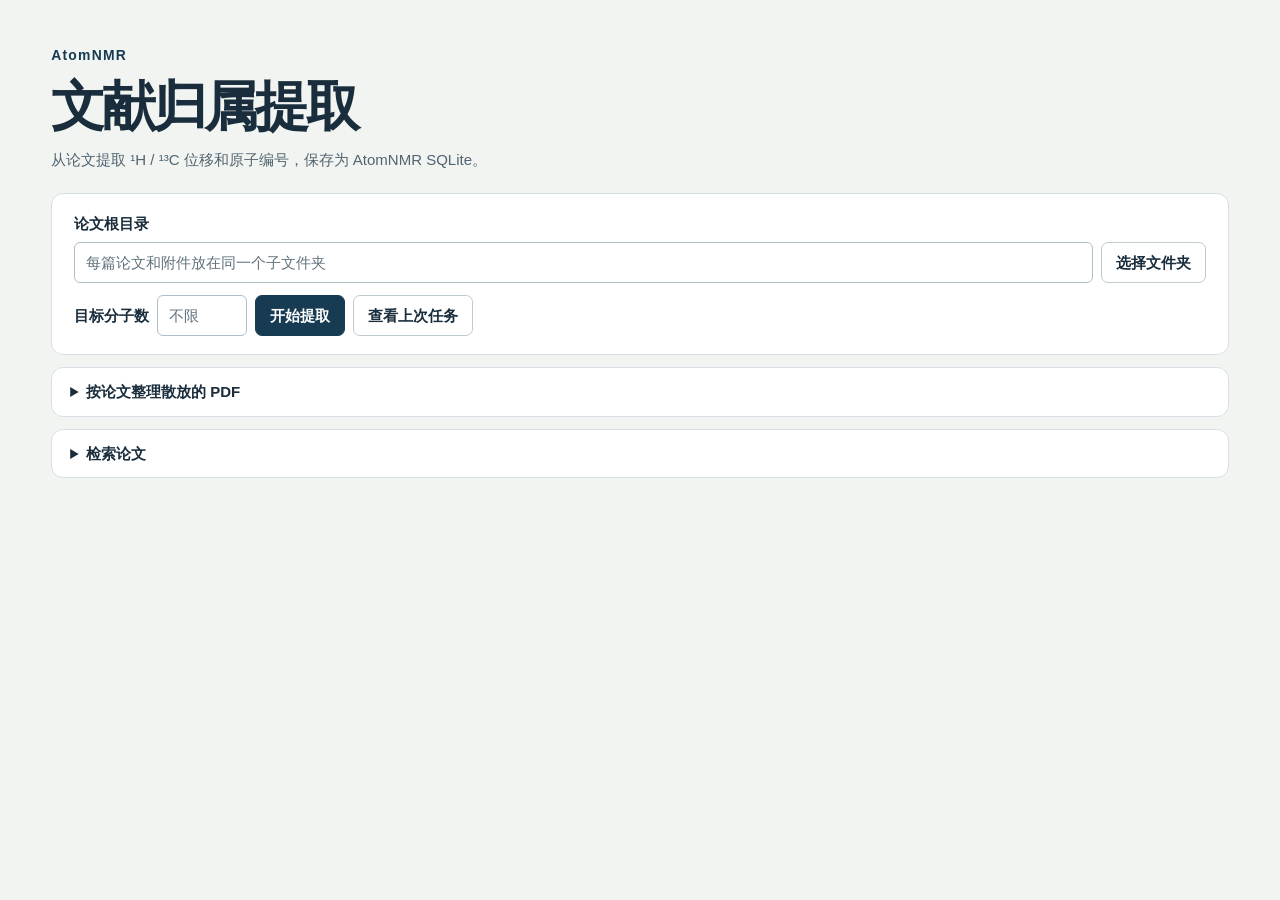
<file: literature_extractor/static/index.html>
<!doctype html>
<html lang="zh-CN">
<head>
  <meta charset="utf-8">
  <meta name="viewport" content="width=device-width, initial-scale=1">
  <title>AtomNMR 文献提取</title>
  <link rel="stylesheet" href="style.css">
  <script src="app.js" defer></script>
</head>
<body>
  <main>
    <header class="masthead"><div class="wordmark">AtomNMR</div><nav id="main-nav" hidden aria-label="AtomNMR 导航"><a href="/">标注主页</a> · <a href="/statistics.html#literatureTitle">文献提取统计</a></nav><h1>文献归属提取</h1><p id="intro">从论文提取 ¹H / ¹³C 位移和原子编号，保存为 AtomNMR SQLite。</p></header>
    <form id="extract" class="panel intake">
      <label for="folder">论文根目录</label>
      <div class="folder-controls"><input id="folder" name="folder" required autocomplete="off" placeholder="每篇论文和附件放在同一个子文件夹"><button id="choose" type="button">选择文件夹</button></div>
      <div class="queue-actions"><label for="limit">目标分子数</label><input id="limit" type="number" min="1" step="1" placeholder="不限"><button class="primary" id="start">开始提取</button><button id="resume" type="button" hidden>继续提取</button><button id="pause" type="button" hidden>暂停</button><button id="latest" type="button">查看上次任务</button></div>
      <div id="progress" class="progress" hidden><progress></progress><span></span></div>
      <p id="notice" class="notice" role="status" aria-live="polite"></p>
    </form>
    <details class="panel workspace-tools" id="grouping">
      <summary>按论文整理散放的 PDF</summary>
      <p>扫描根目录中的 PDF。依据 DOI、题名或文件主名称匹配，再将原文件移动到对应子文件夹。</p>
      <div class="tool-buttons"><button type="button" id="group-preview">预览分组</button><button type="button" id="group-apply" hidden>创建分组文件夹</button></div>
      <p class="notice" id="group-status" role="status"></p><ul class="group-list" id="group-list"></ul>
    </details>
    <details class="panel workspace-tools" id="discovery">
      <summary>检索论文</summary>
      <form id="search-papers">
        <div class="search-fields"><label>分子英文名 <input id="compound-name" maxlength="150" placeholder="例如 Rapamycin，选填"></label><label>每类数量 <input id="search-limit" type="number" min="1" max="20" value="8" required></label></div>
        <div class="search-types"><label><input type="checkbox" value="synthesis" checked> 全合成</label><label><input type="checkbox" value="assignment" checked> 专门归属</label><label><input type="checkbox" value="revision" checked> 归属修订</label><label><input type="checkbox" value="isolation" checked> 分离与结构鉴定</label></div>
        <div class="tool-buttons"><button class="primary" id="search-start">搜索</button><button type="button" id="search-export" hidden>下载检索表 CSV</button></div>
      </form>
      <p class="notice" id="search-status" role="status"></p>
      <div id="search-results" class="table-shell" hidden><table><thead><tr><th>论文与链接</th><th>类别</th><th>筛选依据</th></tr></thead><tbody id="paper-rows"></tbody></table></div>
    </details>
    <section id="results" hidden aria-labelledby="result-title">
      <header class="result-head"><div><h2 id="result-title">提取结果</h2><p id="counts"></p></div><div class="exports"><a id="database" class="button primary" download>下载本批 SQLite</a><a id="report" class="button" download>下载提取报告</a></div></header>
      <p id="destination" class="destination"></p>
      <div id="molecules" class="molecules" role="group" aria-label="归属表"></div>
      <article id="selected" class="panel selected" hidden>
        <header class="selection-heading"><div><h3 id="chemical"></h3><p id="reference"></p></div><div id="sources" class="sources"></div></header>
        <ul id="problems" class="problems" hidden></ul>
        <p id="missing" class="missing" hidden></p>
        <div class="explore">
          <div id="structure" class="structure" aria-label="带论文编号的分子图"></div>
          <div class="spectra">
            <div class="tools"><div id="nuclei" role="group" aria-label="核种"></div><input id="filter" type="search" aria-label="筛选峰表" placeholder="筛选位移或原子编号"></div>
            <div class="table-shell"><table><thead id="peak-head"></thead><tbody id="peaks"></tbody></table></div>
          </div>
        </div>
      </article>
      <details class="panel files" id="files"><summary>文件处理记录</summary><ul id="file-list"></ul></details>
    </section>
  </main>
  <dialog id="folder-picker" aria-labelledby="picker-title">
    <h2 id="picker-title">选择论文文件夹</h2>
    <form id="folder-navigation" class="picker-navigation">
      <button id="folder-up" type="button" disabled>上一级</button>
      <input id="folder-address" aria-label="文件夹路径" autocomplete="off" placeholder="输入完整路径" autofocus>
      <button type="submit">前往</button>
    </form>
    <p id="folder-status" class="notice" role="status"></p>
    <div id="folder-list" class="folder-list" aria-label="子文件夹"></div>
    <div class="picker-actions"><button id="folder-cancel" type="button">取消</button><button class="primary" id="folder-select" type="button" disabled>使用此文件夹</button></div>
  </dialog>
</body>
</html>
</file>
<file: literature_extractor/static/style.css>
:root{color-scheme:light;--ink:#192d3c;--muted:#516470;--navy:#163b52;--blue:#e8f0f4;--line:#d6dfe3;--paper:#fff;--ground:#f2f4f2;--warn:#85501b;--warm:#fbf2e3;--font:"Inter","Microsoft YaHei UI","Noto Sans SC",sans-serif}
*{box-sizing:border-box}body{margin:0;background:var(--ground);color:var(--ink);font:15px/1.55 var(--font)}[hidden]{display:none!important}main{margin:auto;width:min(1330px,100%);padding:34px clamp(16px,4vw,54px) 45px}h1,h2,h3,p{margin:0}a{color:var(--navy);text-underline-offset:3px}button,input,.button{font:inherit;color:inherit}button,.button{padding:8px 14px;border:1px solid #becbd1;border-radius:7px;background:white;cursor:pointer;font-weight:600;white-space:nowrap}.button{display:inline-block;text-decoration:none}.primary{background:var(--navy);border-color:var(--navy);color:white}button:hover,.button:hover{box-shadow:0 0 0 1px var(--navy)}button:disabled{cursor:wait;opacity:.55;box-shadow:none}input:focus-visible,button:focus-visible,a:focus-visible{outline:2px solid #2a657d;outline-offset:3px}input{border:1px solid #aebfc7;border-radius:6px;padding:8px 11px;background:white;min-width:0}input::placeholder{color:#62737d}
.masthead{padding:11px 0 21px}.wordmark{letter-spacing:.09em;font-weight:800;font-size:.87rem;color:var(--navy)}h1{font-size:clamp(32px,5vw,54px);letter-spacing:-.055em;line-height:1.2;margin:7px 0 10px}.masthead p,.result-head p,.selection-heading p{color:var(--muted)}.panel{background:var(--paper);border:1px solid var(--line);border-radius:12px}.intake{padding:18px 22px}.intake label{display:block;font-weight:700;margin-bottom:7px}.folder-controls{display:flex;gap:8px}.folder-controls input{flex:1}.notice{margin-top:9px;color:var(--muted);overflow-wrap:anywhere}.notice:empty{display:none}.notice.error{color:#a23b24}.progress{margin-top:12px;display:flex;align-items:center;gap:9px;font-size:.87rem;color:var(--muted)}progress{width:110px;accent-color:#1b596d}.progress span{overflow-wrap:anywhere}
.result-head{margin-top:24px;display:flex;justify-content:space-between;gap:12px;align-items:end}.result-head h2{font-size:25px}.exports,.molecules,.sources{display:flex;flex-wrap:wrap;gap:8px}.destination{color:var(--muted);font-size:.82rem;overflow-wrap:anywhere;margin:7px 0 12px}.molecules{margin-bottom:11px}.molecules button{max-width:min(500px,100%);overflow:hidden;text-overflow:ellipsis}button[aria-pressed=true]{background:var(--navy);border-color:var(--navy);color:white}.selection-heading{padding:17px 19px;border-bottom:1px solid var(--line);display:flex;gap:12px;align-items:baseline;justify-content:space-between;flex-wrap:wrap}.selection-heading h3{font-size:22px}.sources{font-size:.86rem}.selection-heading p{margin-top:3px;font-size:.9rem}.problems,.missing{margin:10px 16px 0;padding:7px 12px 7px 27px;border-radius:6px;background:var(--warm);color:var(--warn);font-size:.87rem}.missing{padding-left:12px}.explore{display:grid;grid-template-columns:minmax(260px,.86fr) minmax(420px,1.14fr);gap:16px;padding:13px 16px 15px}.structure{min-width:0;display:grid;place-items:center}.drawing{width:100%;position:relative;aspect-ratio:580 / 380}.drawing svg{position:absolute;inset:0;width:100%;height:100%;display:block}.hotspots{pointer-events:none}.hotspots circle{fill:none;stroke:#15687d;stroke-width:2.5}.hotspots .candidate{stroke:#a75812;fill:#f3ac5942}.spectra{min-width:0}.tools,#nuclei{display:flex;align-items:center;gap:7px}.tools{margin-bottom:8px}.tools button{padding:5px 9px}.tools input{flex:1;padding:5px 8px}.table-shell{max-height:470px;overflow:auto;border:1px solid var(--line);border-radius:6px}.table-shell table{border-collapse:collapse;width:100%;text-align:left;font-variant-numeric:tabular-nums}.table-shell th,.table-shell td{border-bottom:1px solid #e3e9eb;padding:7px 9px;vertical-align:top}.table-shell th{position:sticky;top:0;background:#eaf0f3;white-space:nowrap;font-size:.85rem}.pick{padding:0;border:0;text-decoration:underline;text-underline-offset:3px;color:var(--navy)}.pick:hover{box-shadow:none}.current td,.table-shell tr:hover td{background:var(--blue)}.relation{color:var(--muted);font-size:.78rem;white-space:nowrap;margin-left:5px}.relation.swap{color:var(--warn)}.files{margin-top:14px;padding:12px 16px}.files summary{cursor:pointer;font-weight:600}.files ul{padding-left:22px;color:var(--muted);margin-bottom:0;overflow-wrap:anywhere}.files li+li{margin-top:5px}
@media(max-width:920px){.explore{grid-template-columns:1fr}.drawing{max-width:600px}.result-head{align-items:start;flex-wrap:wrap}.intake{padding:14px}}@media(max-width:550px){main{padding-top:16px}.folder-controls{flex-wrap:wrap}.folder-controls input{flex:1 1 100%}.selection-heading{padding:13px}.explore{padding:10px}.tools{flex-wrap:wrap}.tools input{min-width:112px}.table-shell th,.table-shell td{padding:6px 5px}.relation{white-space:normal;display:block;margin:0}}
.hotspots circle{pointer-events:all;cursor:pointer;fill:transparent;stroke:transparent}.hotspots circle:is(:hover,:focus-visible,.highlight,[aria-pressed=true]){stroke:#15687d;fill:#67b8cc36}.hotspots circle.candidate{stroke:#a75812;fill:#f3ac5942}
.queue-actions,.tool-buttons,.search-fields,.search-types{display:flex;gap:8px;align-items:center;flex-wrap:wrap}.queue-actions,.tool-buttons,.search-types{margin-top:12px}.queue-actions label{margin:0}.queue-actions input,.search-fields input[type=number]{width:90px}.workspace-tools{margin-top:12px;padding:12px 18px}.workspace-tools summary{cursor:pointer;font-weight:650}.workspace-tools p,.paper-meta,.group-list{color:var(--muted)}.workspace-tools summary+p,.search-fields{margin-top:10px}.group-list{padding-left:20px}.group-list:empty{display:none}#search-results{margin-top:10px}.paper-meta{font-size:.83rem}.search-types label{display:flex;align-items:center;gap:3px}.search-fields label{display:flex;align-items:center;gap:6px}.search-fields input{max-width:100%}
#folder-picker{color:var(--ink);background:var(--paper);width:min(660px,calc(100% - 25px));max-height:calc(100% - 30px);border:1px solid var(--line);border-radius:12px;padding:21px 23px;box-shadow:0 20px 65px #15263130}
#folder-picker::backdrop{background:#1c303c60}#folder-picker h2{font-size:22px;margin-bottom:12px}.picker-navigation,.picker-actions{display:flex;align-items:center;gap:8px}.picker-navigation input{flex:1}.picker-actions{justify-content:flex-end;margin-top:14px}.folder-list{max-height:min(310px,39vh);overflow:auto;margin-top:10px;border-top:1px solid var(--line)}.folder-list:empty{border:0}.folder-entry{display:block;text-align:left;width:100%;overflow:hidden;text-overflow:ellipsis;border:0;border-bottom:1px solid var(--line);border-radius:0;font-weight:500}.folder-entry::after{content:'›';float:right;margin-left:9px;color:var(--muted)}.folder-entry:hover{box-shadow:none;background:var(--blue)}
@media(max-width:550px){#folder-picker{padding:15px}.picker-navigation button,.picker-actions button{padding-inline:9px}}
.masthead nav{margin-top:9px;font-size:.9rem}
</file>
